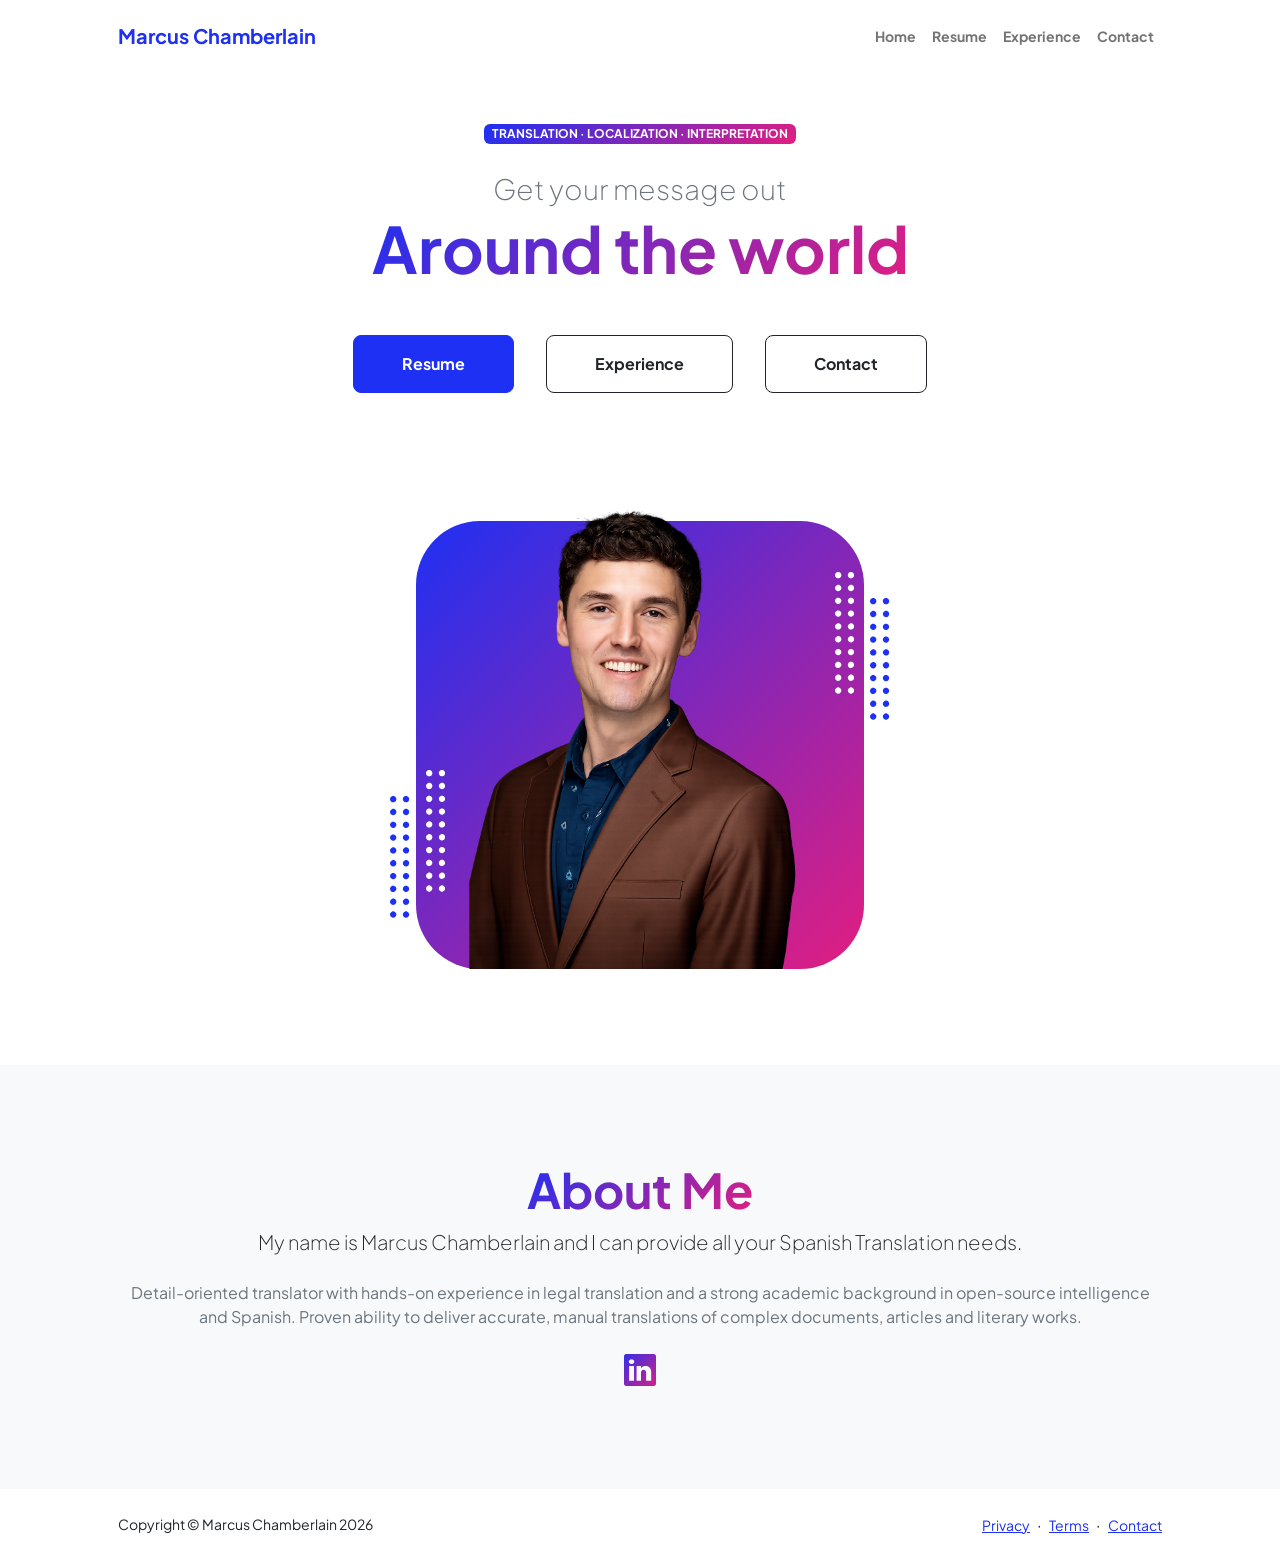
<file: index.html>
<!DOCTYPE html>
<html lang="en">
    <head>
        <meta charset="utf-8" />
        <meta name="viewport" content="width=device-width, initial-scale=1, shrink-to-fit=no" />
        <meta name="description" content="" />
        <meta name="author" content="" />
        <title>Marcus Chamberlain - Spanish Translator</title>
        <!-- Favicon-->
        <link rel="icon" type="image/x-icon" href="assets/favicon.ico" />
        <!-- Custom Google font-->
        <link rel="preconnect" href="https://fonts.googleapis.com" />
        <link rel="preconnect" href="https://fonts.gstatic.com" crossorigin />
        <link href="https://fonts.googleapis.com/css2?family=Plus+Jakarta+Sans:wght@100;200;300;400;500;600;700;800;900&amp;display=swap" rel="stylesheet" />
        <!-- Bootstrap icons-->
        <link href="https://cdn.jsdelivr.net/npm/bootstrap-icons@1.8.1/font/bootstrap-icons.css" rel="stylesheet" />
        <!-- Core theme CSS (includes Bootstrap)-->
        <link href="css/styles.css" rel="stylesheet" />
    </head>
    <body class="d-flex flex-column h-100">
        <main class="flex-shrink-0">
            <!-- Navigation-->
            <nav class="navbar navbar-expand-lg navbar-light bg-white py-3">
                <div class="container px-5">
                    <a class="navbar-brand" href="index.html"><span class="fw-bolder text-primary">Marcus Chamberlain</span></a>
                    <button class="navbar-toggler" type="button" data-bs-toggle="collapse" data-bs-target="#navbarSupportedContent" aria-controls="navbarSupportedContent" aria-expanded="false" aria-label="Toggle navigation"><span class="navbar-toggler-icon"></span></button>
                    <div class="collapse navbar-collapse" id="navbarSupportedContent">
                        <ul class="navbar-nav ms-auto mb-2 mb-lg-0 small fw-bolder">
                            <li class="nav-item"><a class="nav-link" href="index.html">Home</a></li>
                            <li class="nav-item"><a class="nav-link" href="resume.html">Resume</a></li>
                            <li class="nav-item"><a class="nav-link" href="projects.html">Experience</a></li>
                            <li class="nav-item"><a class="nav-link" href="contact.html">Contact</a></li>
                        </ul>
                    </div>
                </div>
            </nav>
            <!-- Header-->
            <header class="py-5">
                <div class="container px-5 pb-5">
                    <div class="row gx-5 align-items-center">
                        <div class="col-xxl-5">
                            <!-- Header text content-->
                            <div class="text-center text-xxl-start">
                                <div class="badge bg-gradient-primary-to-secondary text-white mb-4"><div class="text-uppercase">Translation &middot; Localization &middot; Interpretation</div></div>
                                <div class="fs-3 fw-light text-muted">Get your message out</div>
                                <h1 class="display-3 fw-bolder mb-5"><span class="text-gradient d-inline">Around the world</span></h1>
                                <div class="d-grid gap-3 d-sm-flex justify-content-sm-center justify-content-xxl-start mb-3">
                                    <a class="btn btn-primary btn-lg px-5 py-3 me-sm-3 fs-6 fw-bolder" href="resume.html">Resume</a>
                                    <a class="btn btn-outline-dark btn-lg px-5 py-3 fs-6 fw-bolder" href="projects.html">Experience</a>
                                    <br> </br>
                                    <a class="btn btn-outline-dark btn-lg px-5 py-3 fs-6 fw-bolder" href="contact.html">Contact</a>
                                </div>
                            </div>
                        </div>
                        <div class="col-xxl-7">
                            <!-- Header profile picture-->
                            <div class="d-flex justify-content-center mt-5 mt-xxl-0">
                                <div class="profile bg-gradient-primary-to-secondary">
                                    <!-- TIP: For best results, use a photo with a transparent background like the demo example below-->
                                    <!-- Watch a tutorial on how to do this on YouTube (link)-->
                                    <img class="profile-img" src="assets/AI-no-background.png" alt="..." />
                                    <div class="dots-1">
                                        <!-- SVG Dots-->
                                        <svg version="1.1" xmlns="http://www.w3.org/2000/svg" xmlns:xlink="http://www.w3.org/1999/xlink" x="0px" y="0px" viewBox="0 0 191.6 1215.4" style="enable-background: new 0 0 191.6 1215.4" xml:space="preserve">
                                            <g transform="translate(0.000000,1280.000000) scale(0.100000,-0.100000)">
                                                <path d="M227.7,12788.6c-105-35-200-141-222-248c-43-206,163-412,369-369c155,32,275,190,260,339c-11,105-90,213-190,262        C383.7,12801.6,289.7,12808.6,227.7,12788.6z"></path>
                                                <path d="M1507.7,12788.6c-151-50-253-216-222-362c25-119,136-230,254-255c194-41,395,142,375,339c-11,105-90,213-190,262        C1663.7,12801.6,1569.7,12808.6,1507.7,12788.6z"></path>
                                                <path d="M227.7,11508.6c-105-35-200-141-222-248c-43-206,163-412,369-369c155,32,275,190,260,339c-11,105-90,213-190,262        C383.7,11521.6,289.7,11528.6,227.7,11508.6z"></path>
                                                <path d="M1507.7,11508.6c-151-50-253-216-222-362c25-119,136-230,254-255c194-41,395,142,375,339c-11,105-90,213-190,262        C1663.7,11521.6,1569.7,11528.6,1507.7,11508.6z"></path>
                                                <path d="M227.7,10228.6c-105-35-200-141-222-248c-43-206,163-412,369-369c155,32,275,190,260,339c-11,105-90,213-190,262        C383.7,10241.6,289.7,10248.6,227.7,10228.6z"></path>
                                                <path d="M1507.7,10228.6c-105-35-200-141-222-248c-43-206,163-412,369-369c155,32,275,190,260,339c-11,105-90,213-190,262        C1663.7,10241.6,1569.7,10248.6,1507.7,10228.6z"></path>
                                                <path d="M227.7,8948.6c-105-35-200-141-222-248c-43-206,163-412,369-369c155,32,275,190,260,339c-11,105-90,213-190,262        C383.7,8961.6,289.7,8968.6,227.7,8948.6z"></path>
                                                <path d="M1507.7,8948.6c-105-35-200-141-222-248c-43-206,163-412,369-369c155,32,275,190,260,339c-11,105-90,213-190,262        C1663.7,8961.6,1569.7,8968.6,1507.7,8948.6z"></path>
                                                <path d="M227.7,7668.6c-105-35-200-141-222-248c-43-206,163-412,369-369c155,32,275,190,260,339c-11,105-90,213-190,262        C383.7,7681.6,289.7,7688.6,227.7,7668.6z"></path>
                                                <path d="M1507.7,7668.6c-105-35-200-141-222-248c-43-206,163-412,369-369c155,32,275,190,260,339c-11,105-90,213-190,262        C1663.7,7681.6,1569.7,7688.6,1507.7,7668.6z"></path>
                                                <path d="M227.7,6388.6c-105-35-200-141-222-248c-43-206,163-412,369-369c155,32,275,190,260,339c-11,105-90,213-190,262        C383.7,6401.6,289.7,6408.6,227.7,6388.6z"></path>
                                                <path d="M1507.7,6388.6c-105-35-200-141-222-248c-43-206,163-412,369-369c155,32,275,190,260,339c-11,105-90,213-190,262        C1663.7,6401.6,1569.7,6408.6,1507.7,6388.6z"></path>
                                                <path d="M227.7,5108.6c-105-35-200-141-222-248c-43-206,163-412,369-369c155,32,275,190,260,339c-11,105-90,213-190,262        C383.7,5121.6,289.7,5128.6,227.7,5108.6z"></path>
                                                <path d="M1507.7,5108.6c-105-35-200-141-222-248c-43-206,163-412,369-369c155,32,275,190,260,339c-11,105-90,213-190,262        C1663.7,5121.6,1569.7,5128.6,1507.7,5108.6z"></path>
                                                <path d="M227.7,3828.6c-105-35-200-141-222-248c-43-206,163-412,369-369c155,32,275,190,260,339c-11,105-90,213-190,262        C383.7,3841.6,289.7,3848.6,227.7,3828.6z"></path>
                                                <path d="M1507.7,3828.6c-105-35-200-141-222-248c-43-206,163-412,369-369c155,32,275,190,260,339c-11,105-90,213-190,262        C1663.7,3841.6,1569.7,3848.6,1507.7,3828.6z"></path>
                                                <path d="M227.7,2548.6c-105-35-200-141-222-248c-43-206,163-412,369-369c155,32,275,190,260,339c-11,105-90,213-190,262        C383.7,2561.6,289.7,2568.6,227.7,2548.6z"></path>
                                                <path d="M1507.7,2548.6c-105-35-200-141-222-248c-43-206,163-412,369-369c155,32,275,190,260,339c-11,105-90,213-190,262        C1663.7,2561.6,1569.7,2568.6,1507.7,2548.6z"></path>
                                                <path d="M227.7,1268.6c-105-35-200-141-222-248c-43-206,163-412,369-369c155,32,275,190,260,339c-11,105-90,213-190,262        C383.7,1281.6,289.7,1288.6,227.7,1268.6z"></path>
                                                <path d="M1507.7,1268.6c-105-35-200-141-222-248c-43-206,163-412,369-369c155,32,275,190,260,339c-11,105-90,213-190,262        C1663.7,1281.6,1569.7,1288.6,1507.7,1268.6z"></path>
                                            </g>
                                        </svg>
                                        <!-- END of SVG dots-->
                                    </div>
                                    <div class="dots-2">
                                        <!-- SVG Dots-->
                                        <svg version="1.1" xmlns="http://www.w3.org/2000/svg" xmlns:xlink="http://www.w3.org/1999/xlink" x="0px" y="0px" viewBox="0 0 191.6 1215.4" style="enable-background: new 0 0 191.6 1215.4" xml:space="preserve">
                                            <g transform="translate(0.000000,1280.000000) scale(0.100000,-0.100000)">
                                                <path d="M227.7,12788.6c-105-35-200-141-222-248c-43-206,163-412,369-369c155,32,275,190,260,339c-11,105-90,213-190,262        C383.7,12801.6,289.7,12808.6,227.7,12788.6z"></path>
                                                <path d="M1507.7,12788.6c-151-50-253-216-222-362c25-119,136-230,254-255c194-41,395,142,375,339c-11,105-90,213-190,262        C1663.7,12801.6,1569.7,12808.6,1507.7,12788.6z"></path>
                                                <path d="M227.7,11508.6c-105-35-200-141-222-248c-43-206,163-412,369-369c155,32,275,190,260,339c-11,105-90,213-190,262        C383.7,11521.6,289.7,11528.6,227.7,11508.6z"></path>
                                                <path d="M1507.7,11508.6c-151-50-253-216-222-362c25-119,136-230,254-255c194-41,395,142,375,339c-11,105-90,213-190,262        C1663.7,11521.6,1569.7,11528.6,1507.7,11508.6z"></path>
                                                <path d="M227.7,10228.6c-105-35-200-141-222-248c-43-206,163-412,369-369c155,32,275,190,260,339c-11,105-90,213-190,262        C383.7,10241.6,289.7,10248.6,227.7,10228.6z"></path>
                                                <path d="M1507.7,10228.6c-105-35-200-141-222-248c-43-206,163-412,369-369c155,32,275,190,260,339c-11,105-90,213-190,262        C1663.7,10241.6,1569.7,10248.6,1507.7,10228.6z"></path>
                                                <path d="M227.7,8948.6c-105-35-200-141-222-248c-43-206,163-412,369-369c155,32,275,190,260,339c-11,105-90,213-190,262        C383.7,8961.6,289.7,8968.6,227.7,8948.6z"></path>
                                                <path d="M1507.7,8948.6c-105-35-200-141-222-248c-43-206,163-412,369-369c155,32,275,190,260,339c-11,105-90,213-190,262        C1663.7,8961.6,1569.7,8968.6,1507.7,8948.6z"></path>
                                                <path d="M227.7,7668.6c-105-35-200-141-222-248c-43-206,163-412,369-369c155,32,275,190,260,339c-11,105-90,213-190,262        C383.7,7681.6,289.7,7688.6,227.7,7668.6z"></path>
                                                <path d="M1507.7,7668.6c-105-35-200-141-222-248c-43-206,163-412,369-369c155,32,275,190,260,339c-11,105-90,213-190,262        C1663.7,7681.6,1569.7,7688.6,1507.7,7668.6z"></path>
                                                <path d="M227.7,6388.6c-105-35-200-141-222-248c-43-206,163-412,369-369c155,32,275,190,260,339c-11,105-90,213-190,262        C383.7,6401.6,289.7,6408.6,227.7,6388.6z"></path>
                                                <path d="M1507.7,6388.6c-105-35-200-141-222-248c-43-206,163-412,369-369c155,32,275,190,260,339c-11,105-90,213-190,262        C1663.7,6401.6,1569.7,6408.6,1507.7,6388.6z"></path>
                                                <path d="M227.7,5108.6c-105-35-200-141-222-248c-43-206,163-412,369-369c155,32,275,190,260,339c-11,105-90,213-190,262        C383.7,5121.6,289.7,5128.6,227.7,5108.6z"></path>
                                                <path d="M1507.7,5108.6c-105-35-200-141-222-248c-43-206,163-412,369-369c155,32,275,190,260,339c-11,105-90,213-190,262        C1663.7,5121.6,1569.7,5128.6,1507.7,5108.6z"></path>
                                                <path d="M227.7,3828.6c-105-35-200-141-222-248c-43-206,163-412,369-369c155,32,275,190,260,339c-11,105-90,213-190,262        C383.7,3841.6,289.7,3848.6,227.7,3828.6z"></path>
                                                <path d="M1507.7,3828.6c-105-35-200-141-222-248c-43-206,163-412,369-369c155,32,275,190,260,339c-11,105-90,213-190,262        C1663.7,3841.6,1569.7,3848.6,1507.7,3828.6z"></path>
                                                <path d="M227.7,2548.6c-105-35-200-141-222-248c-43-206,163-412,369-369c155,32,275,190,260,339c-11,105-90,213-190,262        C383.7,2561.6,289.7,2568.6,227.7,2548.6z"></path>
                                                <path d="M1507.7,2548.6c-105-35-200-141-222-248c-43-206,163-412,369-369c155,32,275,190,260,339c-11,105-90,213-190,262        C1663.7,2561.6,1569.7,2568.6,1507.7,2548.6z"></path>
                                                <path d="M227.7,1268.6c-105-35-200-141-222-248c-43-206,163-412,369-369c155,32,275,190,260,339c-11,105-90,213-190,262        C383.7,1281.6,289.7,1288.6,227.7,1268.6z"></path>
                                                <path d="M1507.7,1268.6c-105-35-200-141-222-248c-43-206,163-412,369-369c155,32,275,190,260,339c-11,105-90,213-190,262        C1663.7,1281.6,1569.7,1288.6,1507.7,1268.6z"></path>
                                            </g>
                                        </svg>
                                        <!-- END of SVG dots-->
                                    </div>
                                    <div class="dots-3">
                                        <!-- SVG Dots-->
                                        <svg version="1.1" xmlns="http://www.w3.org/2000/svg" xmlns:xlink="http://www.w3.org/1999/xlink" x="0px" y="0px" viewBox="0 0 191.6 1215.4" style="enable-background: new 0 0 191.6 1215.4" xml:space="preserve">
                                            <g transform="translate(0.000000,1280.000000) scale(0.100000,-0.100000)">
                                                <path d="M227.7,12788.6c-105-35-200-141-222-248c-43-206,163-412,369-369c155,32,275,190,260,339c-11,105-90,213-190,262        C383.7,12801.6,289.7,12808.6,227.7,12788.6z"></path>
                                                <path d="M1507.7,12788.6c-151-50-253-216-222-362c25-119,136-230,254-255c194-41,395,142,375,339c-11,105-90,213-190,262        C1663.7,12801.6,1569.7,12808.6,1507.7,12788.6z"></path>
                                                <path d="M227.7,11508.6c-105-35-200-141-222-248c-43-206,163-412,369-369c155,32,275,190,260,339c-11,105-90,213-190,262        C383.7,11521.6,289.7,11528.6,227.7,11508.6z"></path>
                                                <path d="M1507.7,11508.6c-151-50-253-216-222-362c25-119,136-230,254-255c194-41,395,142,375,339c-11,105-90,213-190,262        C1663.7,11521.6,1569.7,11528.6,1507.7,11508.6z"></path>
                                                <path d="M227.7,10228.6c-105-35-200-141-222-248c-43-206,163-412,369-369c155,32,275,190,260,339c-11,105-90,213-190,262        C383.7,10241.6,289.7,10248.6,227.7,10228.6z"></path>
                                                <path d="M1507.7,10228.6c-105-35-200-141-222-248c-43-206,163-412,369-369c155,32,275,190,260,339c-11,105-90,213-190,262        C1663.7,10241.6,1569.7,10248.6,1507.7,10228.6z"></path>
                                                <path d="M227.7,8948.6c-105-35-200-141-222-248c-43-206,163-412,369-369c155,32,275,190,260,339c-11,105-90,213-190,262        C383.7,8961.6,289.7,8968.6,227.7,8948.6z"></path>
                                                <path d="M1507.7,8948.6c-105-35-200-141-222-248c-43-206,163-412,369-369c155,32,275,190,260,339c-11,105-90,213-190,262        C1663.7,8961.6,1569.7,8968.6,1507.7,8948.6z"></path>
                                                <path d="M227.7,7668.6c-105-35-200-141-222-248c-43-206,163-412,369-369c155,32,275,190,260,339c-11,105-90,213-190,262        C383.7,7681.6,289.7,7688.6,227.7,7668.6z"></path>
                                                <path d="M1507.7,7668.6c-105-35-200-141-222-248c-43-206,163-412,369-369c155,32,275,190,260,339c-11,105-90,213-190,262        C1663.7,7681.6,1569.7,7688.6,1507.7,7668.6z"></path>
                                                <path d="M227.7,6388.6c-105-35-200-141-222-248c-43-206,163-412,369-369c155,32,275,190,260,339c-11,105-90,213-190,262        C383.7,6401.6,289.7,6408.6,227.7,6388.6z"></path>
                                                <path d="M1507.7,6388.6c-105-35-200-141-222-248c-43-206,163-412,369-369c155,32,275,190,260,339c-11,105-90,213-190,262        C1663.7,6401.6,1569.7,6408.6,1507.7,6388.6z"></path>
                                                <path d="M227.7,5108.6c-105-35-200-141-222-248c-43-206,163-412,369-369c155,32,275,190,260,339c-11,105-90,213-190,262        C383.7,5121.6,289.7,5128.6,227.7,5108.6z"></path>
                                                <path d="M1507.7,5108.6c-105-35-200-141-222-248c-43-206,163-412,369-369c155,32,275,190,260,339c-11,105-90,213-190,262        C1663.7,5121.6,1569.7,5128.6,1507.7,5108.6z"></path>
                                                <path d="M227.7,3828.6c-105-35-200-141-222-248c-43-206,163-412,369-369c155,32,275,190,260,339c-11,105-90,213-190,262        C383.7,3841.6,289.7,3848.6,227.7,3828.6z"></path>
                                                <path d="M1507.7,3828.6c-105-35-200-141-222-248c-43-206,163-412,369-369c155,32,275,190,260,339c-11,105-90,213-190,262        C1663.7,3841.6,1569.7,3848.6,1507.7,3828.6z"></path>
                                                <path d="M227.7,2548.6c-105-35-200-141-222-248c-43-206,163-412,369-369c155,32,275,190,260,339c-11,105-90,213-190,262        C383.7,2561.6,289.7,2568.6,227.7,2548.6z"></path>
                                                <path d="M1507.7,2548.6c-105-35-200-141-222-248c-43-206,163-412,369-369c155,32,275,190,260,339c-11,105-90,213-190,262        C1663.7,2561.6,1569.7,2568.6,1507.7,2548.6z"></path>
                                                <path d="M227.7,1268.6c-105-35-200-141-222-248c-43-206,163-412,369-369c155,32,275,190,260,339c-11,105-90,213-190,262        C383.7,1281.6,289.7,1288.6,227.7,1268.6z"></path>
                                                <path d="M1507.7,1268.6c-105-35-200-141-222-248c-43-206,163-412,369-369c155,32,275,190,260,339c-11,105-90,213-190,262        C1663.7,1281.6,1569.7,1288.6,1507.7,1268.6z"></path>
                                            </g>
                                        </svg>
                                        <!-- END of SVG dots-->
                                    </div>
                                    <div class="dots-4">
                                        <!-- SVG Dots-->
                                        <svg version="1.1" xmlns="http://www.w3.org/2000/svg" xmlns:xlink="http://www.w3.org/1999/xlink" x="0px" y="0px" viewBox="0 0 191.6 1215.4" style="enable-background: new 0 0 191.6 1215.4" xml:space="preserve">
                                            <g transform="translate(0.000000,1280.000000) scale(0.100000,-0.100000)">
                                                <path d="M227.7,12788.6c-105-35-200-141-222-248c-43-206,163-412,369-369c155,32,275,190,260,339c-11,105-90,213-190,262        C383.7,12801.6,289.7,12808.6,227.7,12788.6z"></path>
                                                <path d="M1507.7,12788.6c-151-50-253-216-222-362c25-119,136-230,254-255c194-41,395,142,375,339c-11,105-90,213-190,262        C1663.7,12801.6,1569.7,12808.6,1507.7,12788.6z"></path>
                                                <path d="M227.7,11508.6c-105-35-200-141-222-248c-43-206,163-412,369-369c155,32,275,190,260,339c-11,105-90,213-190,262        C383.7,11521.6,289.7,11528.6,227.7,11508.6z"></path>
                                                <path d="M1507.7,11508.6c-151-50-253-216-222-362c25-119,136-230,254-255c194-41,395,142,375,339c-11,105-90,213-190,262        C1663.7,11521.6,1569.7,11528.6,1507.7,11508.6z"></path>
                                                <path d="M227.7,10228.6c-105-35-200-141-222-248c-43-206,163-412,369-369c155,32,275,190,260,339c-11,105-90,213-190,262        C383.7,10241.6,289.7,10248.6,227.7,10228.6z"></path>
                                                <path d="M1507.7,10228.6c-105-35-200-141-222-248c-43-206,163-412,369-369c155,32,275,190,260,339c-11,105-90,213-190,262        C1663.7,10241.6,1569.7,10248.6,1507.7,10228.6z"></path>
                                                <path d="M227.7,8948.6c-105-35-200-141-222-248c-43-206,163-412,369-369c155,32,275,190,260,339c-11,105-90,213-190,262        C383.7,8961.6,289.7,8968.6,227.7,8948.6z"></path>
                                                <path d="M1507.7,8948.6c-105-35-200-141-222-248c-43-206,163-412,369-369c155,32,275,190,260,339c-11,105-90,213-190,262        C1663.7,8961.6,1569.7,8968.6,1507.7,8948.6z"></path>
                                                <path d="M227.7,7668.6c-105-35-200-141-222-248c-43-206,163-412,369-369c155,32,275,190,260,339c-11,105-90,213-190,262        C383.7,7681.6,289.7,7688.6,227.7,7668.6z"></path>
                                                <path d="M1507.7,7668.6c-105-35-200-141-222-248c-43-206,163-412,369-369c155,32,275,190,260,339c-11,105-90,213-190,262        C1663.7,7681.6,1569.7,7688.6,1507.7,7668.6z"></path>
                                                <path d="M227.7,6388.6c-105-35-200-141-222-248c-43-206,163-412,369-369c155,32,275,190,260,339c-11,105-90,213-190,262        C383.7,6401.6,289.7,6408.6,227.7,6388.6z"></path>
                                                <path d="M1507.7,6388.6c-105-35-200-141-222-248c-43-206,163-412,369-369c155,32,275,190,260,339c-11,105-90,213-190,262        C1663.7,6401.6,1569.7,6408.6,1507.7,6388.6z"></path>
                                                <path d="M227.7,5108.6c-105-35-200-141-222-248c-43-206,163-412,369-369c155,32,275,190,260,339c-11,105-90,213-190,262        C383.7,5121.6,289.7,5128.6,227.7,5108.6z"></path>
                                                <path d="M1507.7,5108.6c-105-35-200-141-222-248c-43-206,163-412,369-369c155,32,275,190,260,339c-11,105-90,213-190,262        C1663.7,5121.6,1569.7,5128.6,1507.7,5108.6z"></path>
                                                <path d="M227.7,3828.6c-105-35-200-141-222-248c-43-206,163-412,369-369c155,32,275,190,260,339c-11,105-90,213-190,262        C383.7,3841.6,289.7,3848.6,227.7,3828.6z"></path>
                                                <path d="M1507.7,3828.6c-105-35-200-141-222-248c-43-206,163-412,369-369c155,32,275,190,260,339c-11,105-90,213-190,262        C1663.7,3841.6,1569.7,3848.6,1507.7,3828.6z"></path>
                                                <path d="M227.7,2548.6c-105-35-200-141-222-248c-43-206,163-412,369-369c155,32,275,190,260,339c-11,105-90,213-190,262        C383.7,2561.6,289.7,2568.6,227.7,2548.6z"></path>
                                                <path d="M1507.7,2548.6c-105-35-200-141-222-248c-43-206,163-412,369-369c155,32,275,190,260,339c-11,105-90,213-190,262        C1663.7,2561.6,1569.7,2568.6,1507.7,2548.6z"></path>
                                                <path d="M227.7,1268.6c-105-35-200-141-222-248c-43-206,163-412,369-369c155,32,275,190,260,339c-11,105-90,213-190,262        C383.7,1281.6,289.7,1288.6,227.7,1268.6z"></path>
                                                <path d="M1507.7,1268.6c-105-35-200-141-222-248c-43-206,163-412,369-369c155,32,275,190,260,339c-11,105-90,213-190,262        C1663.7,1281.6,1569.7,1288.6,1507.7,1268.6z"></path>
                                            </g>
                                        </svg>
                                        <!-- END of SVG dots-->
                                    </div>
                                </div>
                            </div>
                        </div>
                    </div>
                </div>
            </header>
            <!-- About Section-->
            <section class="bg-light py-5">
                <div class="container px-5">
                    <div class="row gx-5 justify-content-center">
                        <div class="col-xxl-8">
                            <div class="text-center my-5">
                                <h2 class="display-5 fw-bolder"><span class="text-gradient d-inline">About Me</span></h2>
                                <p class="lead fw-light mb-4">My name is Marcus Chamberlain and I can provide all your Spanish Translation needs.</p>
                                <p class="text-muted">Detail-oriented translator with hands-on experience in legal translation and a strong academic background in open-source intelligence and Spanish. Proven ability to deliver accurate, manual translations of complex documents, articles and literary works.</p>
                                <div class="d-flex justify-content-center fs-2 gap-4">
                                    <a class="text-gradient" href="https://www.linkedin.com/in/marcus-chamberlain-8bb1bb2b9" target="_blank"><i class="bi bi-linkedin"></i></a>
                                </div>
                            </div>
                        </div>
                    </div>
                </div>
            </section>
        </main>
        <!-- Footer-->
        <footer class="bg-white py-4 mt-auto">
            <div class="container px-5">
                <div class="row align-items-center justify-content-between flex-column flex-sm-row">
                    <div class="col-auto"><div class="small m-0">Copyright &copy; Marcus Chamberlain 2026</div></div>
                    <div class="col-auto">
                        <a class="small" href="#!">Privacy</a>
                        <span class="mx-1">&middot;</span>
                        <a class="small" href="#!">Terms</a>
                        <span class="mx-1">&middot;</span>
                        <a class="small" href="#!">Contact</a>
                    </div>
                </div>
            </div>
        </footer>
        <!-- Bootstrap core JS-->
        <script src="https://cdn.jsdelivr.net/npm/bootstrap@5.2.3/dist/js/bootstrap.bundle.min.js"></script>
        <!-- Core theme JS-->
        <script src="js/scripts.js"></script>
    </body>
</html>
</file>
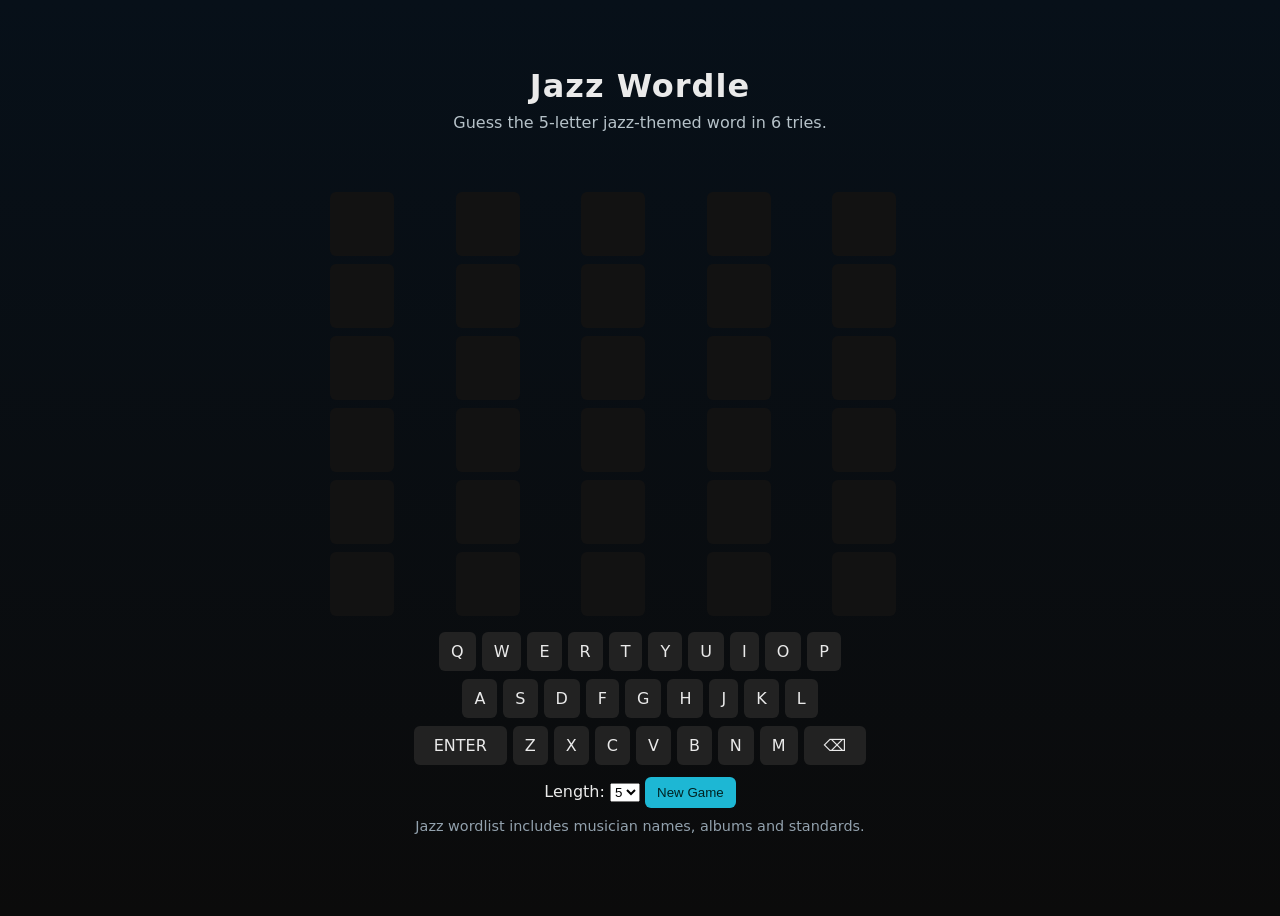
<file: JazzWordle/index.html>
<!doctype html>
<html lang="en">
<head>
  <meta charset="utf-8" />
  <meta name="viewport" content="width=device-width,initial-scale=1" />
  <title>Jazz Wordle</title>
  <link rel="stylesheet" href="css/styles.css">
  <meta name="description" content="Jazz-themed Wordle clone featuring jazz musicians, albums, and standards.">
  </head>
<body>
  <main class="container">
    <h1>Jazz Wordle</h1>
    <p class="subtitle">Guess the 5-letter jazz-themed word in 6 tries.</p>

    <div id="message" class="message" aria-live="polite"></div>

    <div id="board" class="board"></div>

    <div id="keyboard" class="keyboard"></div>

    <div class="controls">
      <label for="wordLength">Length:</label>
      <select id="wordLength" aria-label="Word length">
        <option value="5" selected>5</option>
        <option value="6">6</option>
        <option value="7">7</option>
      </select>
      <button id="newGame">New Game</button>
    </div>

    <p class="credit">Jazz wordlist includes musician names, albums and standards.</p>
  </main>

  <script src="js/words.js"></script>
  <script src="js/allowed_words.js"></script>
  <script src="js/app.js"></script>
</body>
</html>
</file>
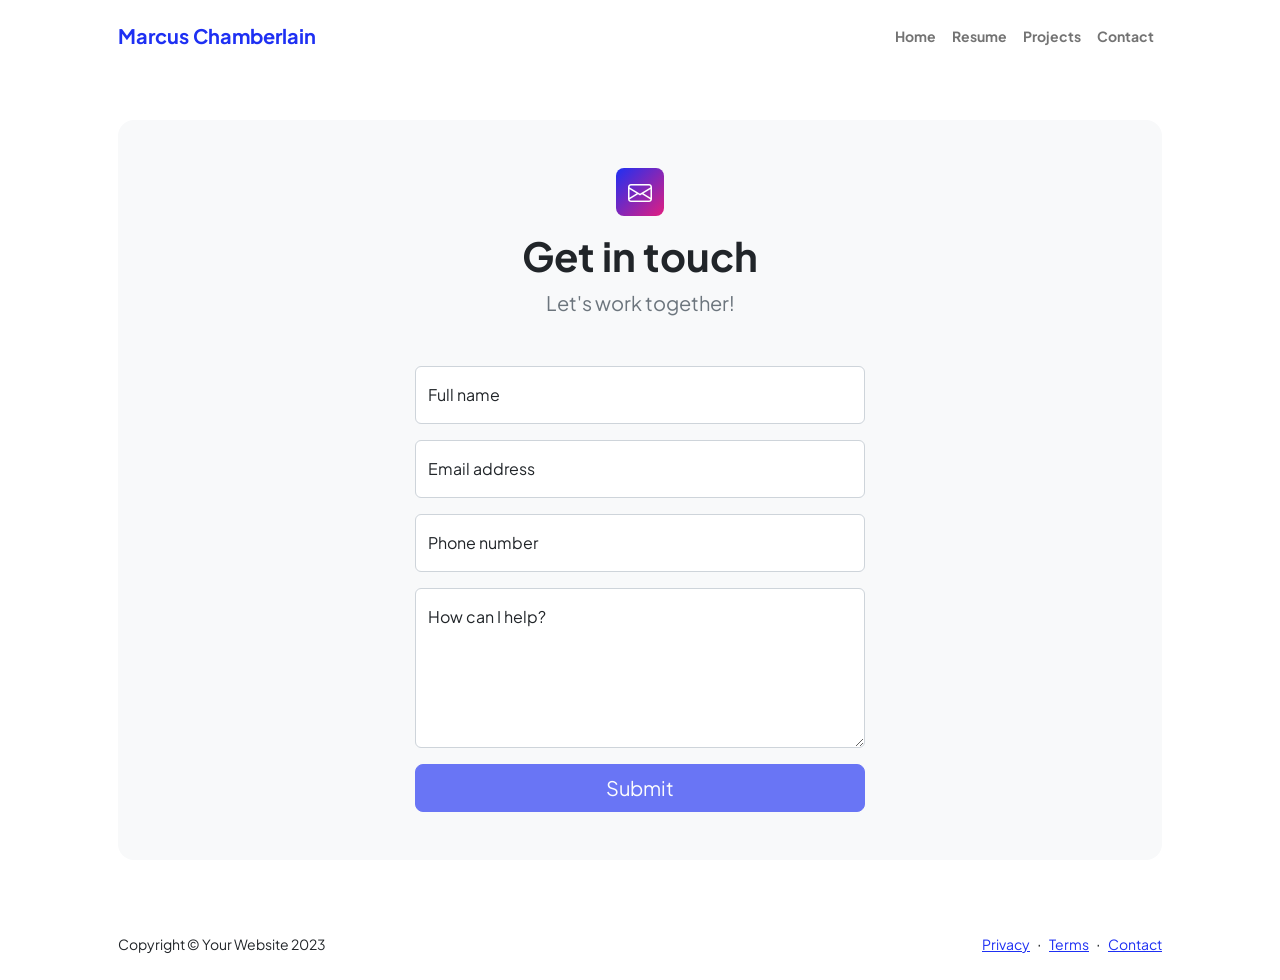
<file: contact.html>
<!DOCTYPE html>
<html lang="en">
    <head>
        <meta charset="utf-8" />
        <meta name="viewport" content="width=device-width, initial-scale=1, shrink-to-fit=no" />
        <meta name="description" content />
        <meta name="author" content />
        <title>Modern Business - Start Bootstrap Template</title>
        <!-- Favicon-->
        <link rel="icon" type="image/x-icon" href="assets/favicon.ico" />
        <!-- Custom Google font-->
        <link rel="preconnect" href="https://fonts.googleapis.com" />
        <link rel="preconnect" href="https://fonts.gstatic.com" crossorigin />
        <link href="https://fonts.googleapis.com/css2?family=Plus+Jakarta+Sans:wght@100;200;300;400;500;600;700;800;900&amp;display=swap" rel="stylesheet" />
        <!-- Bootstrap icons-->
        <link href="https://cdn.jsdelivr.net/npm/bootstrap-icons@1.8.1/font/bootstrap-icons.css" rel="stylesheet" />
        <!-- Core theme CSS (includes Bootstrap)-->
        <link href="css/styles.css" rel="stylesheet" />
    </head>
    <body class="d-flex flex-column">
        <main class="flex-shrink-0">
            <!-- Navigation-->
            <nav class="navbar navbar-expand-lg navbar-light bg-white py-3">
                <div class="container px-5">
                    <a class="navbar-brand" href="index.html"><span class="fw-bolder text-primary">Marcus Chamberlain</span></a>
                    <button class="navbar-toggler" type="button" data-bs-toggle="collapse" data-bs-target="#navbarSupportedContent" aria-controls="navbarSupportedContent" aria-expanded="false" aria-label="Toggle navigation"><span class="navbar-toggler-icon"></span></button>
                    <div class="collapse navbar-collapse" id="navbarSupportedContent">
                        <ul class="navbar-nav ms-auto mb-2 mb-lg-0 small fw-bolder">
                            <li class="nav-item"><a class="nav-link" href="index.html">Home</a></li>
                            <li class="nav-item"><a class="nav-link" href="resume.html">Resume</a></li>
                            <li class="nav-item"><a class="nav-link" href="projects.html">Projects</a></li>
                            <li class="nav-item"><a class="nav-link" href="contact.html">Contact</a></li>
                        </ul>
                    </div>
                </div>
            </nav>
            <!-- Page content-->
            <section class="py-5">
                <div class="container px-5">
                    <!-- Contact form-->
                    <div class="bg-light rounded-4 py-5 px-4 px-md-5">
                        <div class="text-center mb-5">
                            <div class="feature bg-primary bg-gradient-primary-to-secondary text-white rounded-3 mb-3"><i class="bi bi-envelope"></i></div>
                            <h1 class="fw-bolder">Get in touch</h1>
                            <p class="lead fw-normal text-muted mb-0">Let's work together!</p>
                        </div>
                        <div class="row gx-5 justify-content-center">
                            <div class="col-lg-8 col-xl-6">
                                <!-- * * * * * * * * * * * * * * *-->
                                <!-- * * SB Forms Contact Form * *-->
                                <!-- * * * * * * * * * * * * * * *-->
                                <!-- This form is pre-integrated with SB Forms.-->
                                <!-- To make this form functional, sign up at-->
                                <!-- https://startbootstrap.com/solution/contact-forms-->
                                <!-- to get an API token!-->
                                <form id="contactForm" data-sb-form-api-token="API_TOKEN">
                                    <!-- Name input-->
                                    <div class="form-floating mb-3">
                                        <input class="form-control" id="name" type="text" placeholder="Enter your name..." data-sb-validations="required" />
                                        <label for="name">Full name</label>
                                        <div class="invalid-feedback" data-sb-feedback="name:required">A name is required.</div>
                                    </div>
                                    <!-- Email address input-->
                                    <div class="form-floating mb-3">
                                        <input class="form-control" id="email" type="email" placeholder="name@example.com" data-sb-validations="required,email" />
                                        <label for="email">Email address</label>
                                        <div class="invalid-feedback" data-sb-feedback="email:required">An email is required.</div>
                                        <div class="invalid-feedback" data-sb-feedback="email:email">Email is not valid.</div>
                                    </div>
                                    <!-- Phone number input-->
                                    <div class="form-floating mb-3">
                                        <input class="form-control" id="phone" type="tel" placeholder="(123) 456-7890" data-sb-validations="required" />
                                        <label for="phone">Phone number</label>
                                        <div class="invalid-feedback" data-sb-feedback="phone:required">A phone number is required.</div>
                                    </div>
                                    <!-- Message input-->
                                    <div class="form-floating mb-3">
                                        <textarea class="form-control" id="message" type="text" placeholder="Enter your message here..." style="height: 10rem" data-sb-validations="required"></textarea>
                                        <label for="message">How can I help?</label>
                                        <div class="invalid-feedback" data-sb-feedback="message:required">A message is required.</div>
                                    </div>
                                    <!-- Submit success message-->
                                    <!---->
                                    <!-- This is what your users will see when the form-->
                                    <!-- has successfully submitted-->
                                    <div class="d-none" id="submitSuccessMessage">
                                        <div class="text-center mb-3">
                                            <div class="fw-bolder">Form submission successful!</div>
                                            To activate this form, sign up at
                                            <br />
                                            <a href="https://startbootstrap.com/solution/contact-forms">https://startbootstrap.com/solution/contact-forms</a>
                                        </div>
                                    </div>
                                    <!-- Submit error message-->
                                    <!---->
                                    <!-- This is what your users will see when there is-->
                                    <!-- an error submitting the form-->
                                    <div class="d-none" id="submitErrorMessage"><div class="text-center text-danger mb-3">Error sending message!</div></div>
                                    <!-- Submit Button-->
                                    <div class="d-grid"><button class="btn btn-primary btn-lg disabled" id="submitButton" type="submit">Submit</button></div>
                                </form>
                            </div>
                        </div>
                    </div>
                </div>
            </section>
        </main>
        <!-- Footer-->
        <footer class="bg-white py-4 mt-auto">
            <div class="container px-5">
                <div class="row align-items-center justify-content-between flex-column flex-sm-row">
                    <div class="col-auto"><div class="small m-0">Copyright &copy; Your Website 2023</div></div>
                    <div class="col-auto">
                        <a class="small" href="#!">Privacy</a>
                        <span class="mx-1">&middot;</span>
                        <a class="small" href="#!">Terms</a>
                        <span class="mx-1">&middot;</span>
                        <a class="small" href="#!">Contact</a>
                    </div>
                </div>
            </div>
        </footer>
        <!-- Bootstrap core JS-->
        <script src="https://cdn.jsdelivr.net/npm/bootstrap@5.2.3/dist/js/bootstrap.bundle.min.js"></script>
        <!-- Core theme JS-->
        <script src="js/scripts.js"></script>
        <!-- * * * * * * * * * * * * * * * * * * * * * * * * * * * * * * * * * * * * * * * *-->
        <!-- * *                               SB Forms JS                               * *-->
        <!-- * * Activate your form at https://startbootstrap.com/solution/contact-forms * *-->
        <!-- * * * * * * * * * * * * * * * * * * * * * * * * * * * * * * * * * * * * * * * *-->
        <script src="https://cdn.startbootstrap.com/sb-forms-latest.js"></script>
    </body>
</html>
</file>
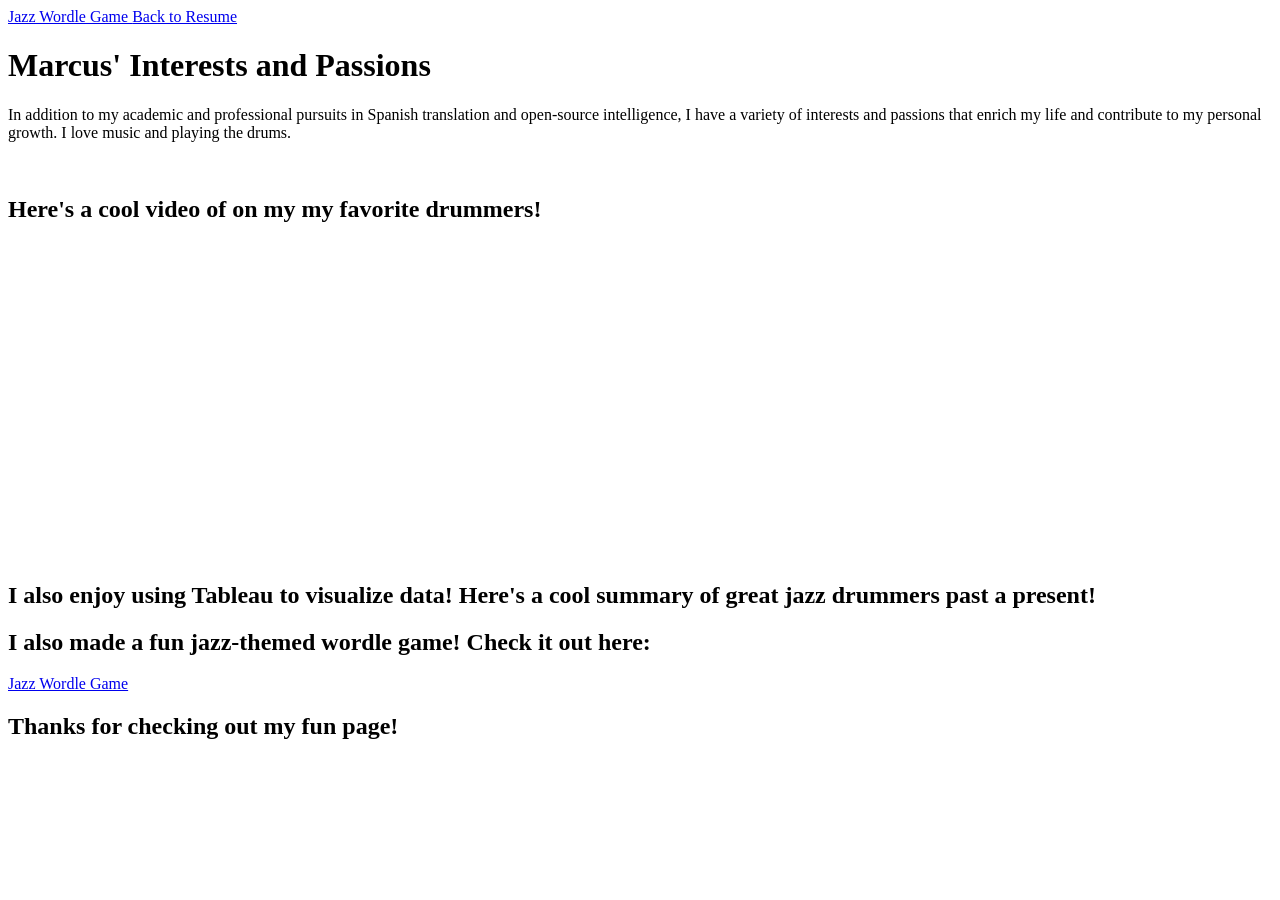
<file: fun.html>
<!DOCTYPE html>
<html lang="en">
<head>
    <meta charset="UTF-8">
    <meta name="viewport" content="width=device-width, initial-scale=1.0">
    <title>Fun Page</title>
</head>
<body>
    <a href="https://chambymarc.github.io/JazzWordle/" target="_blank" style="position: relative; z-index: 10;">
    Jazz Wordle Game
</a>
    
    <a href="resume.html" id="top">Back to Resume  </a>
    <h1> Marcus' Interests and Passions </h1>
    <p>In addition to my academic and professional pursuits in Spanish translation and open-source intelligence, I have a variety of interests and passions that enrich my life and contribute to my personal growth. I love music and playing the drums. </p>
    <br>
    <h2> Here's a cool video of on my my favorite drummers!</h2>
<iframe width="560" height="315" 
src="https://www.youtube.com/embed/08wxuAzqnI8" 
title="YouTube video player" frameborder="0" 
allow="accelerometer; autoplay; clipboard-write; encrypted-media; gyroscope; picture-in-picture" 
allowfullscreen>
</iframe>
    <br>
    <h2> I also enjoy using Tableau to visualize data! Here's a cool summary of great jazz drummers past a present! </h2>
    <div class='tableauPlaceholder' id='viz1776293169740' style='position: relative'><noscript><a href='#'><img alt='50 Great Jazz Drummers ' src='https:&#47;&#47;public.tableau.com&#47;static&#47;images&#47;50&#47;50GreatJAZZDrummers&#47;50GreatJazzDrummers&#47;1_rss.png' style='border: none' /></a></noscript><object class='tableauViz'  style='display:none;'><param name='host_url' value='https%3A%2F%2Fpublic.tableau.com%2F' /> <param name='embed_code_version' value='3' /> <param name='site_root' value='' /><param name='name' value='50GreatJAZZDrummers&#47;50GreatJazzDrummers' /><param name='tabs' value='no' /><param name='toolbar' value='yes' /><param name='static_image' value='https:&#47;&#47;public.tableau.com&#47;static&#47;images&#47;50&#47;50GreatJAZZDrummers&#47;50GreatJazzDrummers&#47;1.png' /> <param name='animate_transition' value='yes' /><param name='display_static_image' value='yes' /><param name='display_spinner' value='yes' /><param name='display_overlay' value='yes' /><param name='display_count' value='yes' /><param name='language' value='en-US' /></object></div>                <script type='text/javascript'>                    var divElement = document.getElementById('viz1776293169740');                    var vizElement = divElement.getElementsByTagName('object')[0];                    vizElement.style.width='1400px';vizElement.style.height='827px';                    var scriptElement = document.createElement('script');                    scriptElement.src = 'https://public.tableau.com/javascripts/api/viz_v1.js';                    vizElement.parentNode.insertBefore(scriptElement, vizElement);                </script>
    <h2> I also made a fun jazz-themed wordle game! Check it out here: </h2>
    <a href="https://chambymarc.github.io/JazzWordle/" target="_blank">Jazz Wordle Game</a>
    <br>
    <h2> Thanks for checking out my fun page! </h2> 




</body>
</html>
</file>
<file: JazzWordle/css/styles.css>
:root{
  --bg:#0b0b0b;
  --tile:#121212;
  --text:#eaeaea;
  --correct:#6aaa64;
  --present:#c9b458;
  --absent:#3a3a3c;
  --accent:#1db7d4;
}
*{box-sizing:border-box}
body{font-family:Inter, system-ui, -apple-system, sans-serif;background:linear-gradient(180deg,#071019 0%,#0b0b0b 100%);color:var(--text);min-height:100vh;display:flex;align-items:center;justify-content:center;padding:24px}
.container{width:100%;max-width:620px;text-align:center}
h1{margin:0;font-size:2rem;letter-spacing:1px}
.subtitle{color:#b6c2c9;margin:8px 0 20px}
.board{display:grid;grid-template-rows:repeat(6,1fr);gap:8px;margin:0 auto 16px;--cols:5}
.row{display:grid;grid-template-columns:repeat(var(--cols,5),1fr);gap:8px}
.tile{width:var(--tile-size,64px);height:var(--tile-size,64px);background:var(--tile);display:flex;align-items:center;justify-content:center;font-weight:700;font-size:1.4rem;border-radius:6px;user-select:none}
.keyboard{display:flex;flex-direction:column;gap:8px;align-items:center}
.key-row{display:flex;gap:6px}
.key{padding:10px 12px;border-radius:6px;background:#222;color:var(--text);cursor:pointer;user-select:none}
.key.wide{padding:10px 20px}
.message{min-height:28px;margin-bottom:12px;color:#ffd}
.controls{margin-top:12px}
button{background:var(--accent);color:#022; padding:8px 12px;border-radius:6px;border:0;cursor:pointer}
.credit{color:#92a1ad;margin-top:10px;font-size:0.9rem}
.tile.flip{animation:flip 400ms ease-in-out}
@keyframes flip{0%{transform:rotateX(0)}50%{transform:rotateX(90deg)}100%{transform:rotateX(0)}}
.tile.correct{background:var(--correct)}
.tile.present{background:var(--present)}
.tile.absent{background:var(--absent)}
.key.correct{background:var(--correct)}
.key.present{background:var(--present)}
.key.absent{background:var(--absent)}
@media(max-width:520px){.tile{font-size:1.1rem}}
</file>
